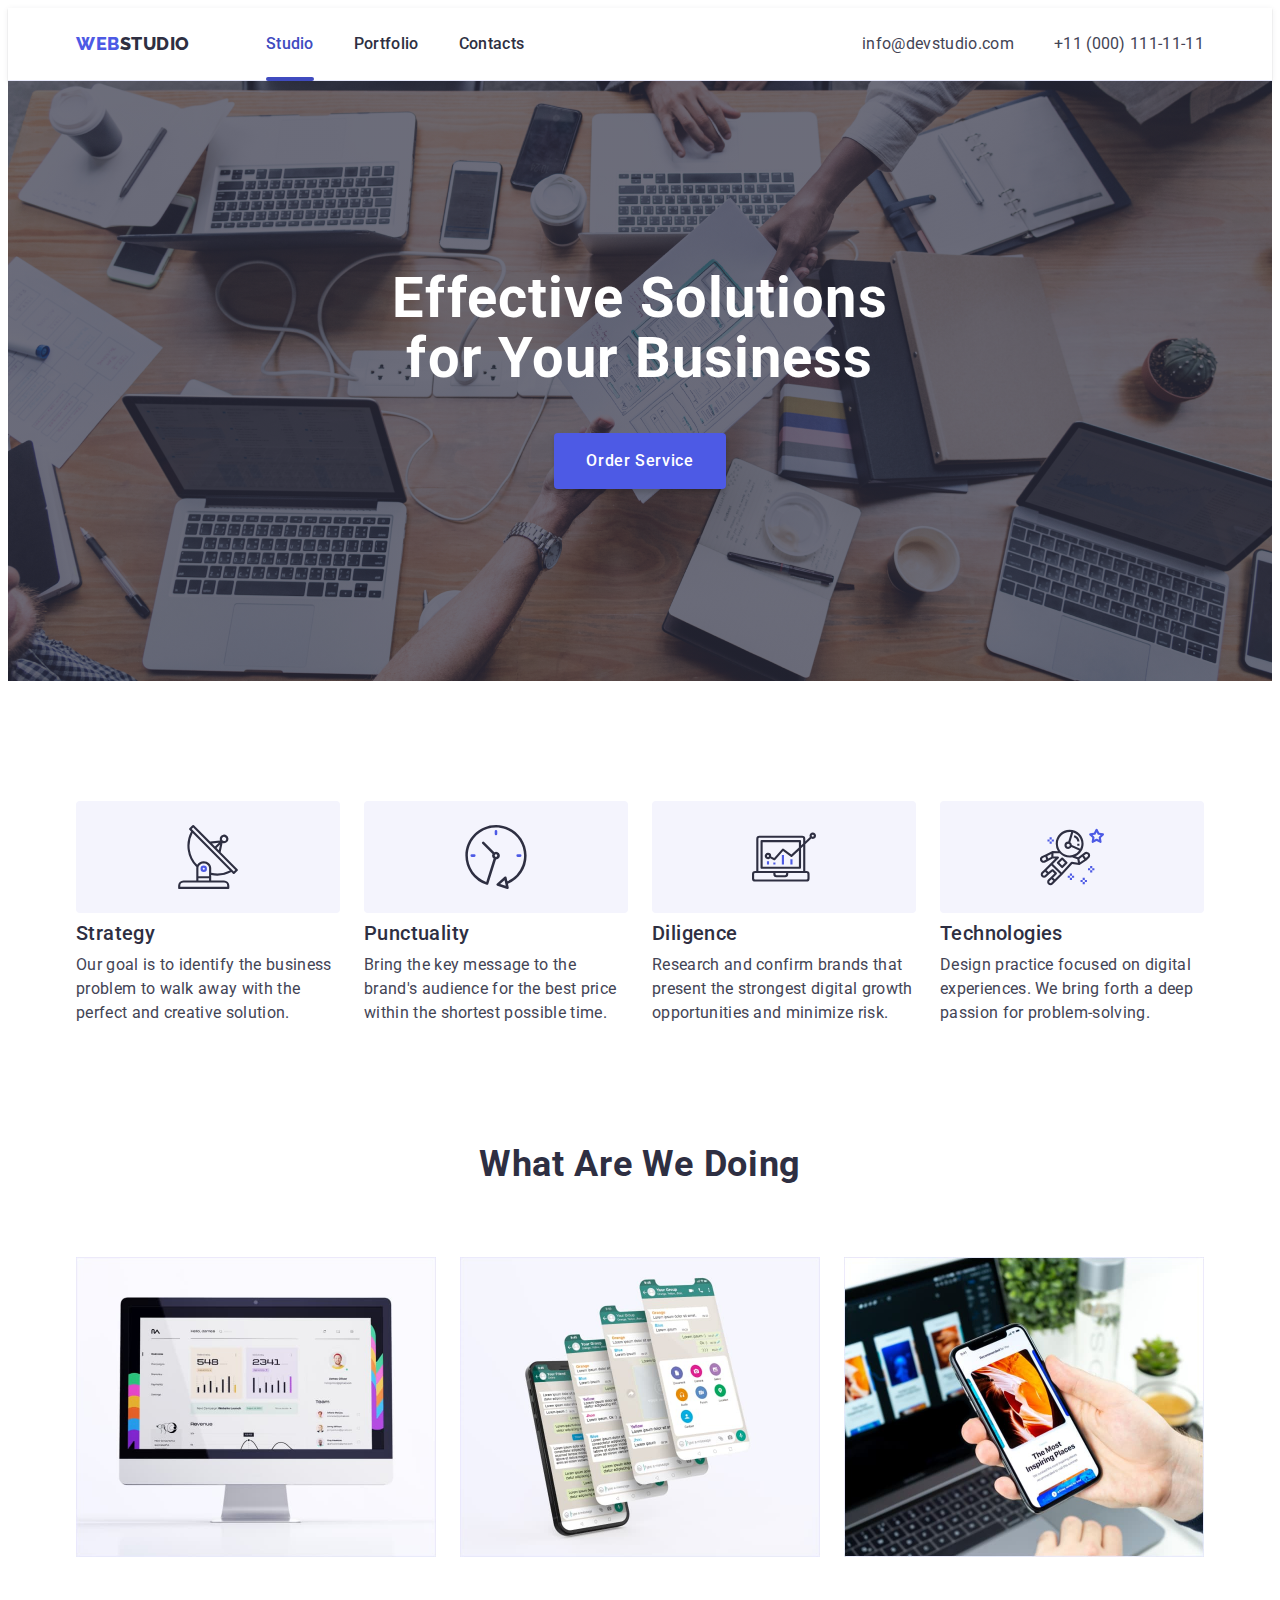
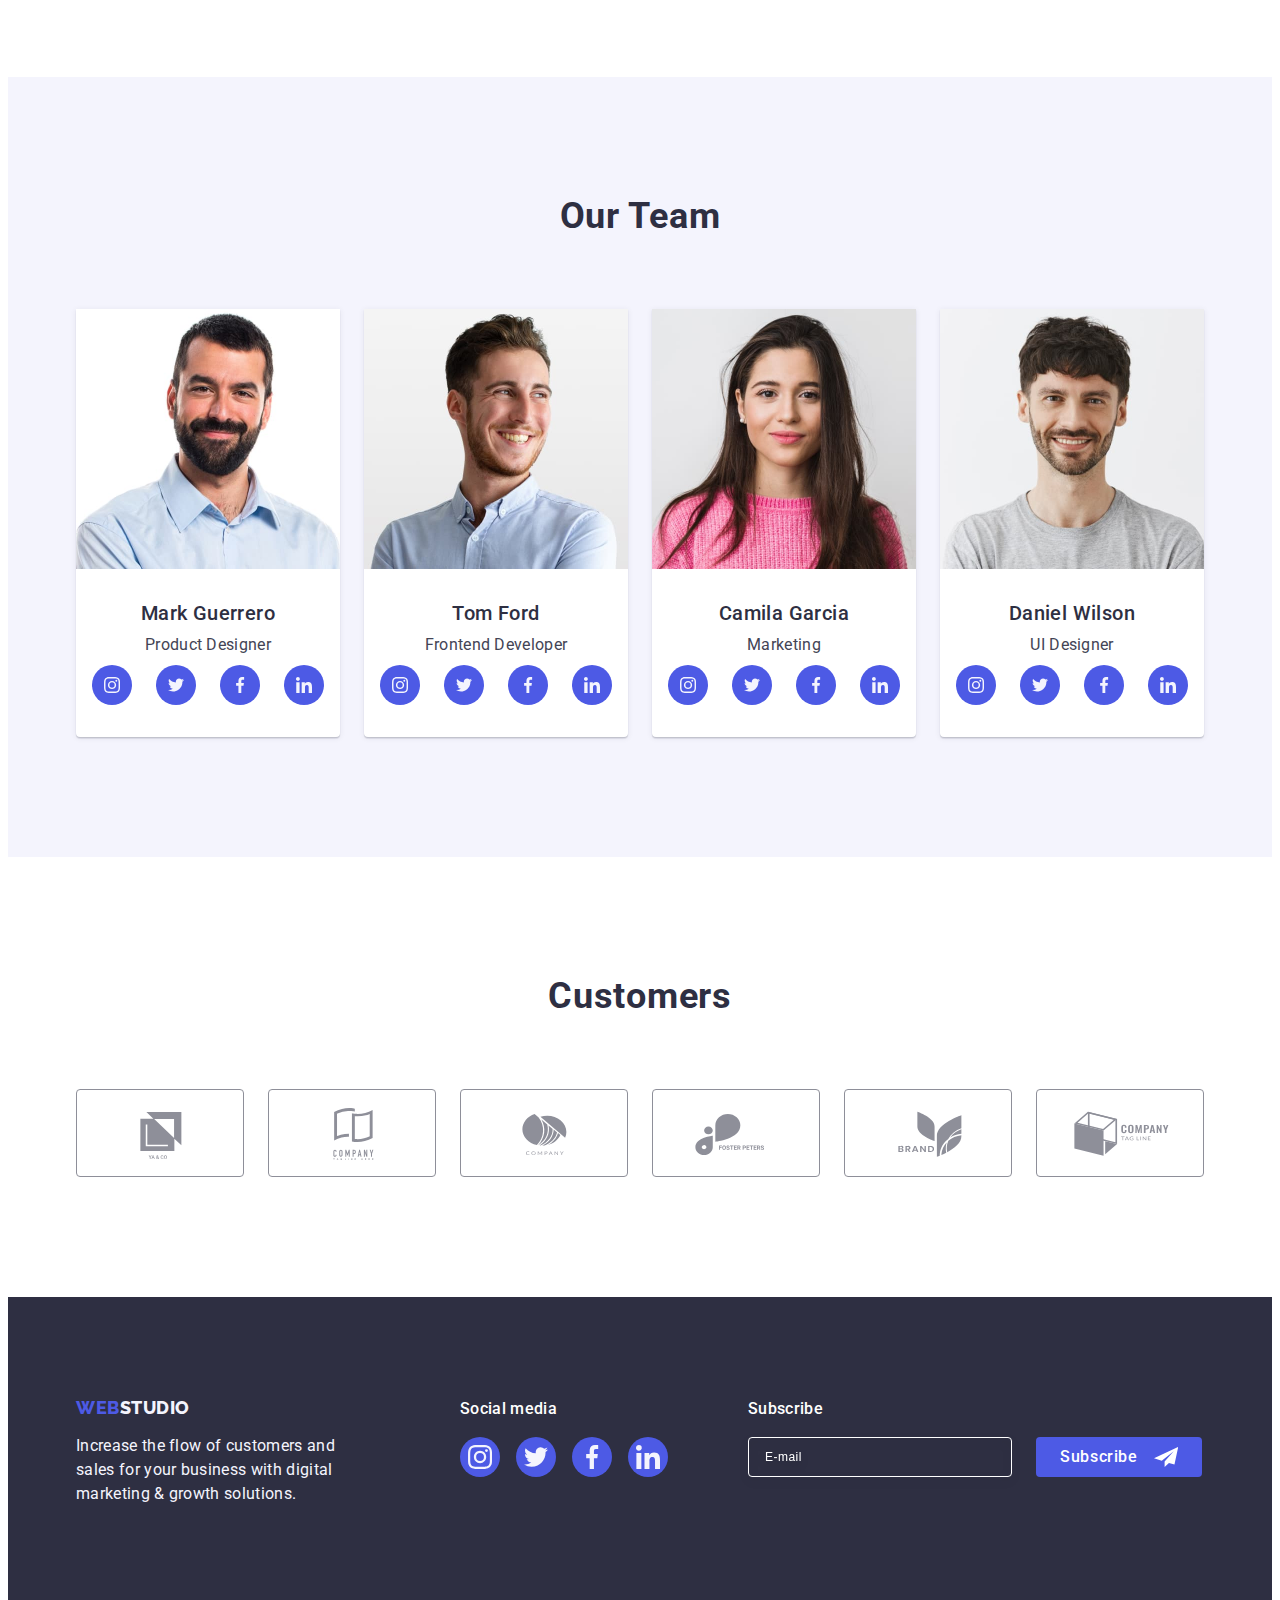
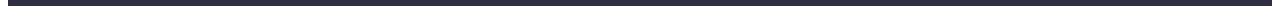
<file: index.html>
<!DOCTYPE html>
<html lang="en">
  <head>
    <meta charset="UTF-8" />
    <meta http-equiv="X-UA-Compatible" content="IE=edge" />
    <meta name="viewport" content="width=device-width, initial-scale=1.0" />
    <title>Effective Solutions for Your Business</title>
    <link rel="preconnect" href="https://fonts.googleapis.com" />
    <link rel="preconnect" href="https://fonts.gstatic.com" crossorigin />
    <link
      href="https://fonts.googleapis.com/css2?family=Raleway:wght@800&family=Roboto:wght@400;500;700;900&display=swap"
      rel="stylesheet"
    />
    <link
      rel="stylesheet"
      href="https://cdnjs.cloudflare.com/ajax/libs/modern-normalize/2.0.0/modern-normalize.min.css"
      integrity="sha512-4xo8blKMVCiXpTaLzQSLSw3KFOVPWhm/TRtuPVc4WG6kUgjH6J03IBuG7JZPkcWMxJ5huwaBpOpnwYElP/m6wg=="
      crossorigin="anonymous"
      referrerpolicy="no-referrer"
    />
    <link rel="stylesheet" href="./css/styles.css" />
  </head>
  <body>
    <header class="header">
      <div class="container header-container">
        <nav class="header-nav">
          <a class="logo link header-logo-container" href="./index.html"
            >Web<span class="header-logo-sekond-part link">Studio</span></a
          >
          <ul class="header-list list">
            <li class="header-item">
              <a class="header-item-link link current" href="./index.html"
                >Studio</a
              >
            </li>
            <li class="header-item">
              <a class="header-item-link link" href="./portfolio.html">
                Portfolio</a
              >
            </li>
            <li class="header-item">
              <a class="header-item-link link" href="">Contacts</a>
            </li>
          </ul>
        </nav>

        <address class="header-address">
          <ul class="header-address-list list">
            <li class="header-address-item">
              <a
                class="header-address-link link"
                href="mailto:info@devstudio.com"
                >info@devstudio.com</a
              >
            </li>
            <li class="header-address-item">
              <a class="header-address-link link" href="tel:+110001111111"
                >+11 (000) 111-11-11</a
              >
            </li>
          </ul>
        </address>
      </div>
    </header>

    <main>
      <!-- blok-hero -->
      <section class="hero hero-bg">
        <div class="container hero-container">
          <h1 class="hero-title">Effective Solutions for Your Business</h1>
          <button class="button" type="button" data-modal-open>
            Order Service
          </button>
        </div>
      </section>
      <!-- blok2-quality -->
      <section class="quality">
        <div class="container">
          <h2 hidden class="visually-hidden">features</h2>
          <ul class="icon-quality-list list">
            <li class="icon-quality-item">
              <div class="qualiti-icon-container">
                <svg class="icon-quality" width="64" height="64">
                  <use href="./images/icons.svg#icon-antenna-1"></use>
                </svg>
              </div>
            </li>
            <li class="icon-quality-item">
              <div class="qualiti-icon-container">
                <svg class="icon-quality" width="64" height="64">
                  <use href="./images/icons.svg#icon-clock-1"></use>
                </svg>
              </div>
            </li>
            <li class="icon-quality-item">
              <div class="qualiti-icon-container">
                <svg class="icon-quality" width="64" height="64">
                  <use href="./images/icons.svg#icon-diagram-1"></use>
                </svg>
              </div>
            </li>
            <li class="icon-quality-item">
              <div class="qualiti-icon-container">
                <svg class="icon-quality" width="64" height="64">
                  <use href="./images/icons.svg#icon-astronaut-1"></use>
                </svg>
              </div>
            </li>
          </ul>

          <ul class="quality-list list">
            <li class="quality-item">
              <h3 class="quality-title">Strategy</h3>
              <p class="quality-text">
                Our goal is to identify the business problem to walk away with
                the perfect and creative solution.
              </p>
            </li>
            <li class="quality-item">
              <h3 class="quality-title">Punctuality</h3>
              <p class="quality-text">
                Bring the key message to the brand's audience for the best price
                within the shortest possible time.
              </p>
            </li>
            <li class="quality-item">
              <h3 class="quality-title">Diligence</h3>
              <p class="quality-text">
                Research and confirm brands that present the strongest digital
                growth opportunities and minimize risk.
              </p>
            </li>
            <li class="quality-item">
              <h3 class="quality-title">Technologies</h3>
              <p class="quality-text">
                Design practice focused on digital experiences. We bring forth a
                deep passion for problem-solving.
              </p>
            </li>
          </ul>
        </div>
      </section>
      <!-- blok3-about-->
      <section class="about">
        <div class="container">
          <h2 class="about-title">What are we doing</h2>
          <ul class="about-list list">
            <li class="about-item">
              <img
                src="./images-squoosh/image.jpg"
                alt="a laptop with an image of a website page is shown"
                width="360"
                height="300"
              />
            </li>
            <li class="about-item">
              <img
                src="./images-squoosh/image-2.jpg"
                alt="ca phone with a picture of a messenger with correspondence"
                width="360"
                height="300"
              />
            </li>
            <li class="about-item">
              <img
                src="./images-squoosh/image-3.jpg"
                alt="a phone and a laptop in the background"
                width="360"
                height="300"
              />
            </li>
          </ul>
        </div>
      </section>

      <!-- blok3-team -->
      <section class="team">
        <div class="container">
          <h2 class="team-title-top">Our Team</h2>
          <ul class="team-list list">
            <li class="team-item">
              <img
                src="./images-squoosh/img4.jpg"
                alt="a man with a beard in a shirt"
                width="264"
                height="260"
              />
              <div class="team-title-text">
                <h3 class="team-title">Mark Guerrero</h3>
                <p class="team-text">Product Designer</p>
                <ul class="icon-team-list list">
                  <li class="icon-team-item">
                    <a href="" class="icon-team-link">
                      <svg class="icon-team" width="16" height="16">
                        <use href="./images/icons.svg#icon-instagram-2"></use>
                      </svg>
                    </a>
                  </li>
                  <li class="icon-team-item">
                    <a href="" class="icon-team-link">
                      <svg class="icon-team" width="16" height="16">
                        <use href="./images/icons.svg#icon-twitter-1"></use>
                      </svg>
                    </a>
                  </li>
                  <li class="icon-team-item">
                    <a href="" class="icon-team-link">
                      <svg class="icon-team" width="16" height="16">
                        <use href="./images/icons.svg#icon-facebook-1"></use>
                      </svg>
                    </a>
                  </li>
                  <li class="icon-team-item">
                    <a href="" class="icon-team-link">
                      <svg class="icon-team" width="16" height="16">
                        <use href="./images/icons.svg#icon-linkedin-1"></use>
                      </svg>
                    </a>
                  </li>
                </ul>
              </div>
            </li>
            <li class="team-item">
              <img
                src="./images-squoosh/img5.jpg"
                alt="a man in a shirt"
                width="264"
                height="260"
              />
              <div class="team-title-text">
                <h3 class="team-title">Tom Ford</h3>
                <p class="team-text">Frontend Developer</p>
                <ul class="icon-team-list list">
                  <li class="icon-team-item">
                    <a href="" class="icon-team-link">
                      <svg class="icon-team" width="16" height="16">
                        <use href="./images/icons.svg#icon-instagram-2"></use>
                      </svg>
                    </a>
                  </li>
                  <li class="icon-team-item">
                    <a href="" class="icon-team-link">
                      <svg class="icon-team" width="16" height="16">
                        <use href="./images/icons.svg#icon-twitter-1"></use>
                      </svg>
                    </a>
                  </li>
                  <li class="icon-team-item">
                    <a href="" class="icon-team-link">
                      <svg class="icon-team" width="16" height="16">
                        <use href="./images/icons.svg#icon-facebook-1"></use>
                      </svg>
                    </a>
                  </li>
                  <li class="icon-team-item">
                    <a href="" class="icon-team-link">
                      <svg class="icon-team" width="16" height="16">
                        <use href="./images/icons.svg#icon-linkedin-1"></use>
                      </svg>
                    </a>
                  </li>
                </ul>
              </div>
            </li>
            <li class="team-item">
              <img
                src="./images-squoosh/img6.jpg"
                alt="a girl in a pink blouse"
                width="264"
                height="260"
              />
              <div class="team-title-text">
                <h3 class="team-title">Camila Garcia</h3>
                <p class="team-text">Marketing</p>
                <ul class="icon-team-list list">
                  <li class="icon-team-item">
                    <a href="" class="icon-team-link">
                      <svg class="icon-team" width="16" height="16">
                        <use href="./images/icons.svg#icon-instagram-2"></use>
                      </svg>
                    </a>
                  </li>
                  <li class="icon-team-item">
                    <a href="" class="icon-team-link">
                      <svg class="icon-team" width="16" height="16">
                        <use href="./images/icons.svg#icon-twitter-1"></use>
                      </svg>
                    </a>
                  </li>
                  <li class="icon-team-item">
                    <a href="" class="icon-team-link">
                      <svg class="icon-team" width="16" height="16">
                        <use href="./images/icons.svg#icon-facebook-1"></use>
                      </svg>
                    </a>
                  </li>
                  <li class="icon-team-item">
                    <a href="" class="icon-team-link">
                      <svg class="icon-team" width="16" height="16">
                        <use href="./images/icons.svg#icon-linkedin-1"></use>
                      </svg>
                    </a>
                  </li>
                </ul>
              </div>
            </li>
            <li class="team-item">
              <img
                src="./images-squoosh/img7.jpg"
                alt="a man in a t-shirt"
                width="264"
                height="260"
              />

              <div class="team-title-text">
                <h3 class="team-title">Daniel Wilson</h3>
                <p class="team-text">UI Designer</p>
                <ul class="icon-team-list list">
                  <li class="icon-team-item">
                    <a href="" class="icon-team-link">
                      <svg class="icon-team" width="16" height="16">
                        <use href="./images/icons.svg#icon-instagram-2"></use>
                      </svg>
                    </a>
                  </li>
                  <li class="icon-team-item">
                    <a href="" class="icon-team-link">
                      <svg class="icon-team" width="16" height="16">
                        <use href="./images/icons.svg#icon-twitter-1"></use>
                      </svg>
                    </a>
                  </li>
                  <li class="icon-team-item">
                    <a href="" class="icon-team-link">
                      <svg class="icon-team" width="16" height="16">
                        <use href="./images/icons.svg#icon-facebook-1"></use>
                      </svg>
                    </a>
                  </li>
                  <li class="icon-team-item">
                    <a href="" class="icon-team-link">
                      <svg class="icon-team" width="16" height="16">
                        <use href="./images/icons.svg#icon-linkedin-1"></use>
                      </svg>
                    </a>
                  </li>
                </ul>
              </div>
            </li>
          </ul>
        </div>
      </section>

      <!-- Customers -->

      <section class="customers">
        <div class="container">
          <h2 class="customers-title">Customers</h2>
          <ul class="customers-list list">
            <li class="customers-item">
              <a href="" class="customers-link link">
                <svg class="customers-icon" width="104" height="56">
                  <use href="./images/icons.svg#icon-Logo"></use>
                </svg>
              </a>
            </li>
            <li class="customers-item">
              <a href="" class="customers-link link">
                <svg class="customers-icon" width="104" height="56">
                  <use href="./images/icons.svg#icon-Logo-1"></use>
                </svg>
              </a>
            </li>
            <li class="customers-item">
              <a href="" class="customers-link link">
                <svg class="customers-icon" width="104" height="56">
                  <use href="./images/icons.svg#icon-Logo-2"></use>
                </svg>
              </a>
            </li>
            <li class="customers-item">
              <a href="" class="customers-link link">
                <svg class="customers-icon" width="104" height="56">
                  <use href="./images/icons.svg#icon-Logo-3"></use>
                </svg>
              </a>
            </li>
            <li class="customers-item">
              <a href="" class="customers-link link">
                <svg class="customers-icon" width="104" height="56">
                  <use href="./images/icons.svg#icon-Logo-4"></use>
                </svg>
              </a>
            </li>
            <li class="customers-item">
              <a href="" class="customers-link link">
                <svg class="customers-icon" width="104" height="56">
                  <use href="./images/icons.svg#icon-Logo-5"></use>
                </svg>
              </a>
            </li>
          </ul>
        </div>
      </section>
    </main>
    <footer class="footer">
      <div class="container footer-container">
        <div class="footer-container-left">
          <a class="logo link logo-footer-container" href="./index.html"
            >Web<span class="footer-logo-sekond-part">Studio</span></a
          >
          <p class="footer-text">
            Increase the flow of customers and sales for your business with
            digital marketing & growth solutions.
          </p>
        </div>

        <div class="footer-container-right">
          <p class="social-media-text">Social media</p>

          <ul class="social-media-list list">
            <li class="social-media-item">
              <a href="" class="social-media-link">
                <svg class="social-media-icon" width="24" height="24">
                  <use href="./images/icons.svg#icon-instagram-2"></use>
                </svg>
              </a>
            </li>
            <li class="social-media-item">
              <a href="" class="social-media-link">
                <svg class="social-media-icon" width="24" height="24">
                  <use href="./images/icons.svg#icon-twitter-1"></use>
                </svg>
              </a>
            </li>
            <li class="social-media-item">
              <a href="" class="social-media-link">
                <svg class="social-media-icon" width="24" height="24">
                  <use href="./images/icons.svg#icon-facebook-1"></use>
                </svg>
              </a>
            </li>
            <li class="social-media-item">
              <a href="" class="social-media-link">
                <svg class="social-media-icon" width="24" height="24">
                  <use href="./images/icons.svg#icon-linkedin-1"></use>
                </svg>
              </a>
            </li>
          </ul>
        </div>
        <div class="footer-container-subscribe">
          <p class="social-media-title">Subscribe</p>
          <form class="footer-form">
            <label class="subscribe-label">
              <input
                class="footer-input"
                type="email"
                name="email"
                placeholder="E-mail"
                required
              pattern="[a-z0-9._%+-]+@[a-z0-9.-]+\.[a-z]{2,4}$"
              />
            </label>
            <button class="footer-form-btn" type="submit">
              Subscribe
              <svg class="subscribe-send-icon" width="24" height="24">
                <use href="./images/icons.svg#icon-icon-send"></use>
              </svg>
            </button>
          </form>
        </div>
      </div>
    </footer>
    <div class="backdrop is-hidden" data-modal>
      <div class="modal">
        <button class="close-modal-btn" type="button" data-modal-close>
          <svg class="modal-close-icon" width="8" height="8">
            <use href="./images/icons.svg#icon-close-black-18dp-2-1"></use>
          </svg>
        </button>
        <p class="modal-title">Leave your contacts and we will call you back</p>
        <form class="modal-form">
          <div class="modal-field">
            <label for="user-name" class="modal-label">Name</label>
            <div class="input-wrap">
              <input
                id="user-name"
                type="text"
                name="user-name"
                class="modal-input"
                placeholder=""
                required
              />
              <svg class="modal-icon" width="18" height="24">
                <use href="./images/icons.svg#icon-person-1"></use>
              </svg>
            </div>
          </div>
          <div class="modal-field">
            <label for="user-tel" class="modal-label">Phone</label>
            <div class="input-wrap">
            <input
              id="user-tel"
              type="tel"
              name="user-tel"
              class="modal-input"
              placeholder=""
              required
              pattern="[\+]\d{3}\s[\(]\d{2}[\)]\s\d{3}[\-]\d{2}[\-]\d{2}"
            />
            <svg class="modal-icon" width="18" height="24">
                <use href="./images/icons.svg#icon-phone-black-18dp-1-1"></use>
              </svg>
            </div>
          </div>
          <div class="modal-field">
              <label for="user-email" class="modal-label">Email</label>
              <div class="input-wrap"><input
                id="user-email"
                type="email"
                name="user-email"
                class="modal-input"
                placeholder=""
                required
                pattern="[a-z0-9._%+-]+@[a-z0-9.-]+\.[a-z]{2,4}$"
              />
               <svg class="modal-icon" width="18" height="24">
                <use href="./images/icons.svg#icon-email"></use>
              </svg>
            </div>
          </div>
          <div class="modal-field-textarea">
            <label for="user-comment" class="modal-label">Comment</label>
            <textarea
              name="user-comment"
              id="user-comment"
              class="modal-textarea"
              placeholder="Text input"
            ></textarea>
          </div>
          <div class="modal-check-container">
            <input
              type="checkbox"
              class="modal-check visually-hidden"
              id="user-privacy"
              name="user-privacy"
              value="true"
              
            />
            <label  for="user-privacy" class="check-text">
            <span class="check-icon-span">
               <svg class="modal-check" width="10" height="8">
                <use href="./images/icons.svg#icon-check"></use>
              </svg>
            </span>
               I accept the terms and conditions of the&nbsp;
              <a class="checkbox-link" href="">Privacy Policy</a></label>
          </div>
          <button type="submit" class="modal-submit-btn">Send</button>
        </form>
      </div>
    </div>
    <script src="./js/modal.js"></script>
  </body>
</html>
</file>
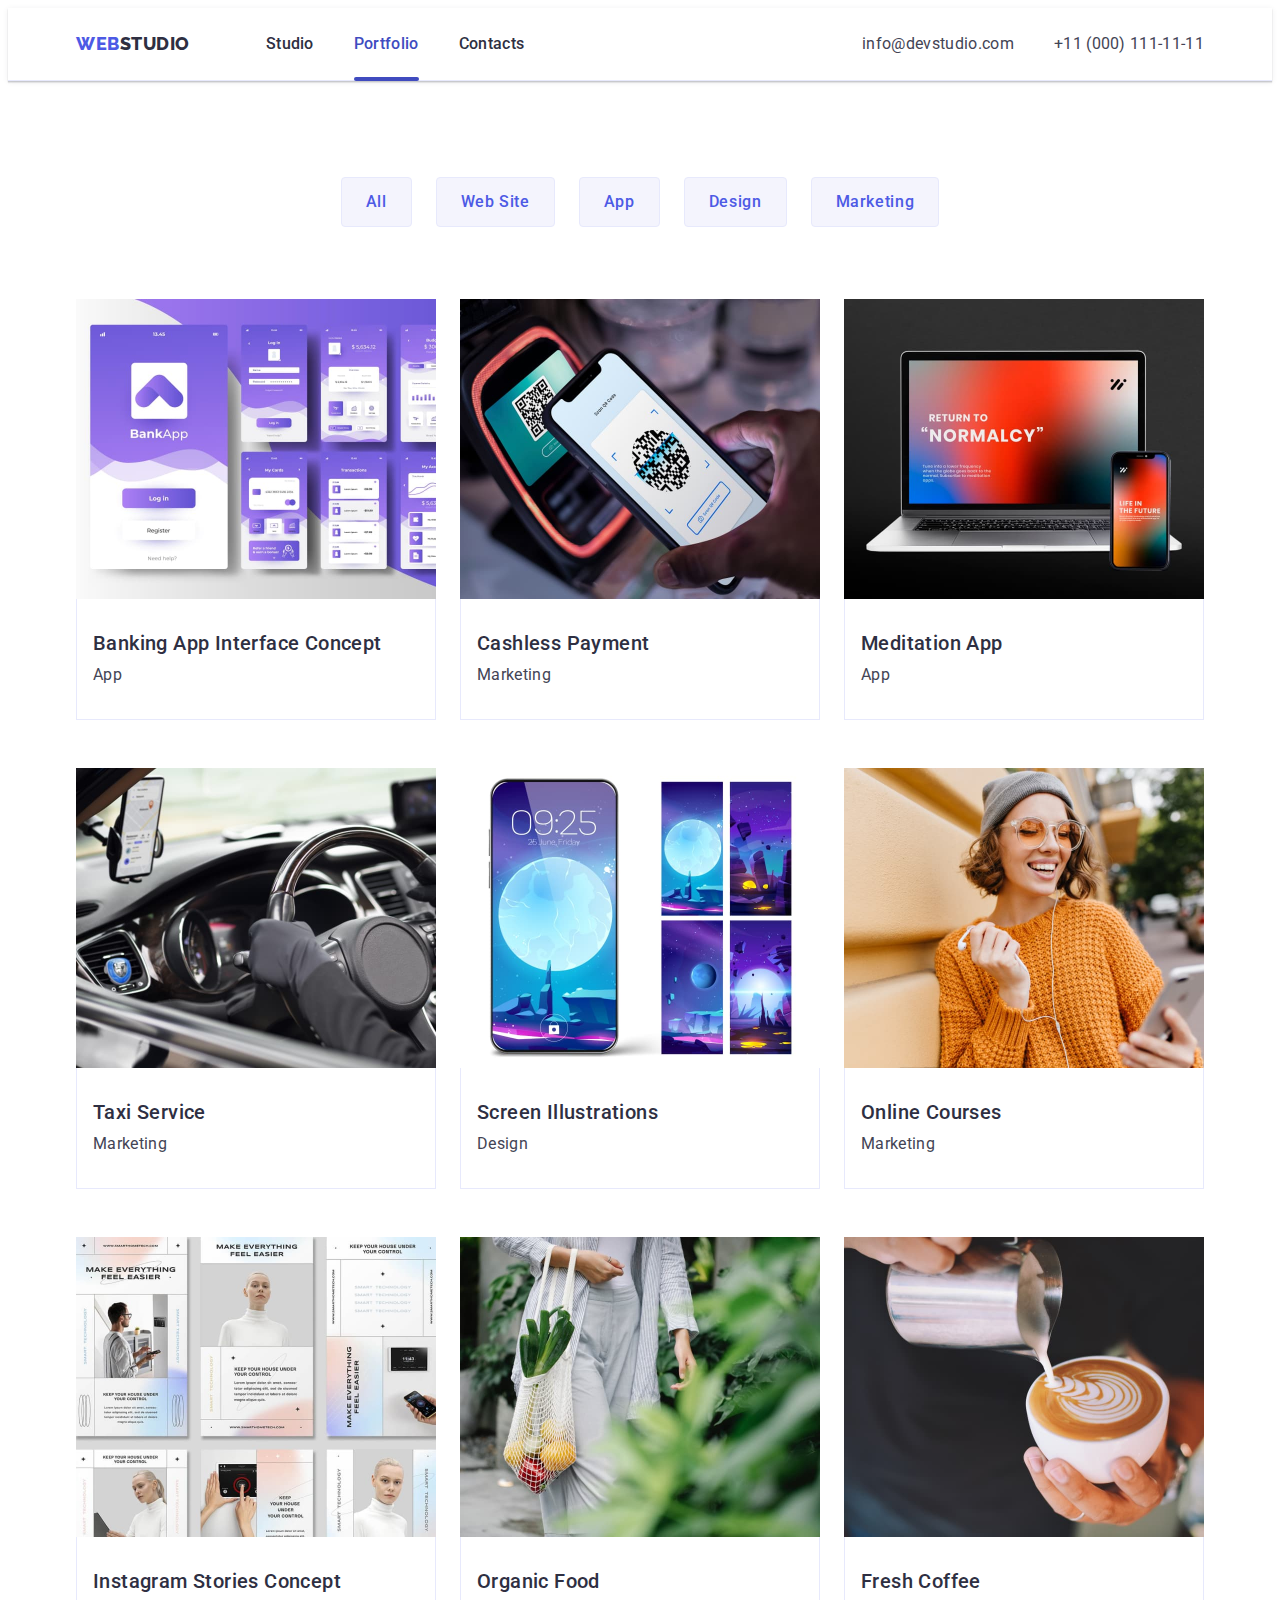
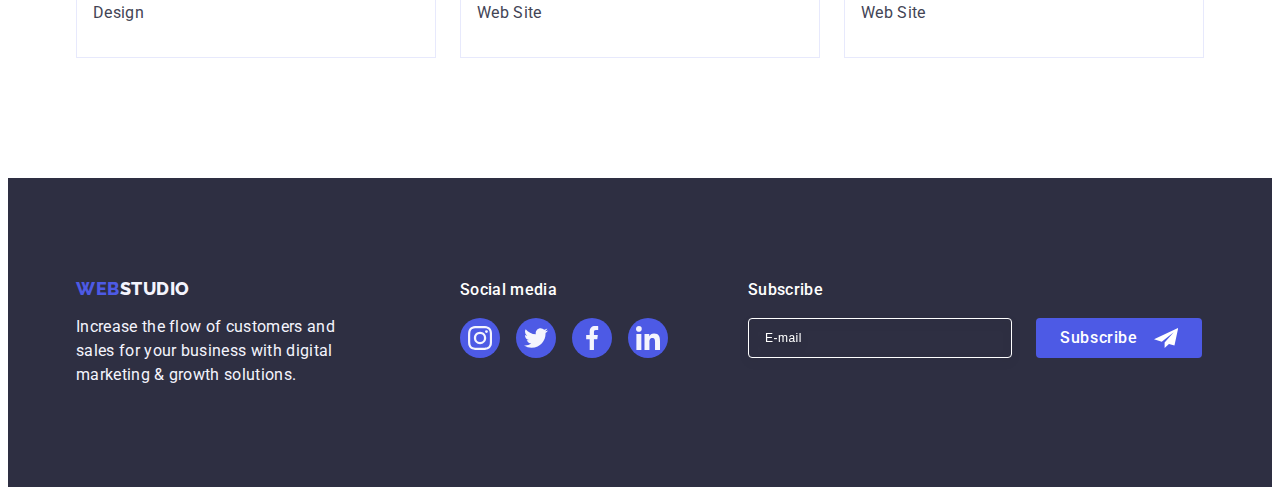
<file: portfolio.html>
<!DOCTYPE html>
<html lang="en">
  <head>
    <meta charset="UTF-8" />
    <meta http-equiv="X-UA-Compatible" content="IE=edge" />
    <meta name="viewport" content="width=device-width, initial-scale=1.0" />
    <title>Portfolio</title>
    <link rel="preconnect" href="https://fonts.googleapis.com" />
    <link rel="preconnect" href="https://fonts.gstatic.com" crossorigin />
    <link
      href="https://fonts.googleapis.com/css2?family=Raleway:wght@800&family=Roboto:wght@400;500;700;900&display=swap"
      rel="stylesheet"
    />
    <link
      rel="stylesheet"
      href="https://cdnjs.cloudflare.com/ajax/libs/modern-normalize/2.0.0/modern-normalize.min.css"
      integrity="sha512-4xo8blKMVCiXpTaLzQSLSw3KFOVPWhm/TRtuPVc4WG6kUgjH6J03IBuG7JZPkcWMxJ5huwaBpOpnwYElP/m6wg=="
      crossorigin="anonymous"
      referrerpolicy="no-referrer"
    />
    <link rel="stylesheet" href="./css/styles.css" />
  </head>
  <body>
    <header class="header">
      <div class="container header-container">
        <nav class="header-nav">
          <a class="logo link header-logo-container" href="./index.html"
            >Web<span class="header-logo-sekond-part link">Studio</span></a
          >
          <ul class="header-list list">
            <li class="header-item">
              <a class="header-item-link link" href="./index.html">Studio</a>
            </li>
            <li class="header-item">
              <a class="header-item-link link current" href="./portfolio.html">
                Portfolio</a
              >
            </li>
            <li class="header-item">
              <a class="header-item-link link" href="">Contacts</a>
            </li>
          </ul>
        </nav>

        <address class="header-address">
          <ul class="header-address-list list">
            <li class="header-address-item">
              <a
                class="header-address-link link"
                href="mailto:info@devstudio.com"
                >info@devstudio.com</a
              >
            </li>
            <li class="header-address-item">
              <a class="header-address-link link" href="tel:+110001111111"
                >+11 (000) 111-11-11</a
              >
            </li>
          </ul>
        </address>
      </div>
    </header>
    <main>
      <!-- portfolio-hero -->
      <section class="portfolio-hero">
        <div class="container">
          <h1 hidden class="visually-hidden">portfolio buttons navigation</h1>
          <ul class="portfolio-hero-list list">
            <li class="portfolio-hero-item link">
              <button class="portfolio-hero-btn" type="button">All</button>
            </li>
            <li class="portfolio-hero-item link">
              <button class="portfolio-hero-btn" type="button">Web Site</button>
            </li>
            <li class="portfolio-hero-item link">
              <button class="portfolio-hero-btn" type="button">App</button>
            </li>
            <li class="portfolio-hero-item link">
              <button class="portfolio-hero-btn" type="button">Design</button>
            </li>
            <li class="portfolio-hero-item link">
              <button class="portfolio-hero-btn" type="button">
                Marketing
              </button>
            </li>
          </ul>

          <ul class="portfolio-about-list list">
            <li class="portfolio-about-item link">
              <a class="portfolio-about-link link" href="">
                <div class="backdrop-container">
                  <img
                    class="about-item-img"
                    src="./images/img1.jpg"
                    alt="bank application"
                    width="360"
                  />
                  <p class="overlay">
                    14 Stylish and User-Friendly App Design Concepts · Task
                    Manager App · Calorie Tracker App · Exotic Fruit Ecommerce
                    App · Cloud Storage App
                  </p>
                </div>
                <div class="portfolio-title-text">
                  <h2 class="portfolio-about-title">
                    Banking App Interface Concept
                  </h2>
                  <p class="portfolio-about-text">App</p>
                </div></a
              >
            </li>
            <li class="portfolio-about-item link">
              <a class="portfolio-about-link link" href=""
                ><div class="backdrop-container">
                  <img
                    class="about-item-img"
                    src="./images/img2.jpg"
                    alt="the phone scans the qr code"
                    width="360"
                  />
                  <p class="overlay">
                    14 Stylish and User-Friendly App Design Concepts · Task
                    Manager App · Calorie Tracker App · Exotic Fruit Ecommerce
                    App · Cloud Storage App
                  </p>
                </div>
                <div class="portfolio-title-text">
                  <h2 class="portfolio-about-title">Cashless Payment</h2>
                  <p class="portfolio-about-text">Marketing</p>
                </div></a
              >
            </li>
            <li class="portfolio-about-item link">
              <a class="portfolio-about-link link" href="">
                <div class="backdrop-container">
                  <img
                    class="about-item-img"
                    src="./images/img3.jpg"
                    alt="phone and laptop"
                    width="360"
                  />
                  <p class="overlay">
                    14 Stylish and User-Friendly App Design Concepts · Task
                    Manager App · Calorie Tracker App · Exotic Fruit Ecommerce
                    App · Cloud Storage App
                  </p>
                </div>
                <div class="portfolio-title-text">
                  <h2 class="portfolio-about-title">Meditation App</h2>
                  <p class="portfolio-about-text">App</p>
                </div></a
              >
            </li>
            <li class="portfolio-about-item link">
              <a class="portfolio-about-link link" href="">
                <div class="backdrop-container">
                  <img
                    class="about-item-img"
                    src="./images/img4.jpg"
                    alt="hands on the steering wheel of the car"
                    width="360"
                  />
                  <p class="overlay">
                    14 Stylish and User-Friendly App Design Concepts · Task
                    Manager App · Calorie Tracker App · Exotic Fruit Ecommerce
                    App · Cloud Storage App
                  </p>
                </div>
                <div class="portfolio-title-text">
                  <h2 class="portfolio-about-title">Taxi Service</h2>
                  <p class="portfolio-about-text">Marketing</p>
                </div></a
              >
            </li>
            <li class="portfolio-about-item link">
              <a class="portfolio-about-link link" href="">
                <div class="backdrop-container">
                  <img
                    class="about-item-img"
                    src="./images/img5.jpg"
                    alt="phone"
                    width="360"
                  />
                  <p class="overlay">
                    14 Stylish and User-Friendly App Design Concepts · Task
                    Manager App · Calorie Tracker App · Exotic Fruit Ecommerce
                    App · Cloud Storage App
                  </p>
                </div>
                <div class="portfolio-title-text">
                  <h2 class="portfolio-about-title">Screen Illustrations</h2>
                  <p class="portfolio-about-text">Design</p>
                </div></a
              >
            </li>
            <li class="portfolio-about-item link">
              <a class="portfolio-about-link link" href="">
                <div class="backdrop-container">
                  <img
                    class="about-item-img"
                    src="./images/img6.jpg"
                    alt="girl with phone"
                    width="360"
                  />
                  <p class="overlay">
                    14 Stylish and User-Friendly App Design Concepts · Task
                    Manager App · Calorie Tracker App · Exotic Fruit Ecommerce
                    App · Cloud Storage App
                  </p>
                </div>
                <div class="portfolio-title-text">
                  <h2 class="portfolio-about-title">Online Courses</h2>
                  <p class="portfolio-about-text">Marketing</p>
                </div></a
              >
            </li>
            <li class="portfolio-about-item link">
              <a class="portfolio-about-link link" href="">
                <div class="backdrop-container">
                  <img
                    class="about-item-img"
                    src="./images/img7.jpg"
                    alt="instagram stories"
                    width="360"
                  />
                  <p class="overlay">
                    14 Stylish and User-Friendly App Design Concepts · Task
                    Manager App · Calorie Tracker App · Exotic Fruit Ecommerce
                    App · Cloud Storage App
                  </p>
                </div>
                <div class="portfolio-title-text">
                  <h2 class="portfolio-about-title">
                    Instagram Stories Concept
                  </h2>
                  <p class="portfolio-about-text">Design</p>
                </div></a
              >
            </li>
            <li class="portfolio-about-item link">
              <a class="portfolio-about-link link" href="">
                <div class="backdrop-container">
                  <img
                    class="about-item-img"
                    src="./images/img8.jpg"
                    alt="a bag of food"
                    width="360"
                  />
                  <p class="overlay">
                    14 Stylish and User-Friendly App Design Concepts · Task
                    Manager App · Calorie Tracker App · Exotic Fruit Ecommerce
                    App · Cloud Storage App
                  </p>
                </div>
                <div class="portfolio-title-text">
                  <h2 class="portfolio-about-title">Organic Food</h2>
                  <p class="portfolio-about-text">Web Site</p>
                </div></a
              >
            </li>
            <li class="portfolio-about-item link">
              <a class="portfolio-about-link link" href="">
                <div class="backdrop-container">
                  <img
                    class="about-item-img"
                    src="./images/img9.jpg"
                    alt="coffee"
                    width="360"
                  />
                  <p class="overlay">
                    14 Stylish and User-Friendly App Design Concepts · Task
                    Manager App · Calorie Tracker App · Exotic Fruit Ecommerce
                    App · Cloud Storage App
                  </p>
                </div>
                <div class="portfolio-title-text">
                  <h2 class="portfolio-about-title">Fresh Coffee</h2>
                  <p class="portfolio-about-text">Web Site</p>
                </div></a
              >
            </li>
          </ul>
        </div>
      </section>
    </main>
    <footer class="footer">
      <div class="container footer-container">
        <div class="footer-container-left">
          <a class="logo link logo-footer-container" href="./index.html"
            >Web<span class="footer-logo-sekond-part">Studio</span></a
          >

          <p class="footer-text">
            Increase the flow of customers and sales for your business with
            digital marketing & growth solutions.
          </p>
        </div>
        <div class="footer-container-right">
          <p class="social-media-text">Social media</p>

          <ul class="social-media-list list">
            <li class="social-media-item">
              <a href="" class="social-media-link">
                <svg class="social-media-icon" width="24" height="24">
                  <use href="./images/icons.svg#icon-instagram-2"></use>
                </svg>
              </a>
            </li>
            <li class="social-media-item">
              <a href="" class="social-media-link">
                <svg class="social-media-icon" width="24" height="24">
                  <use href="./images/icons.svg#icon-twitter-1"></use>
                </svg>
              </a>
            </li>
            <li class="social-media-item">
              <a href="" class="social-media-link">
                <svg class="social-media-icon" width="24" height="24">
                  <use href="./images/icons.svg#icon-facebook-1"></use>
                </svg>
              </a>
            </li>
            <li class="social-media-item">
              <a href="" class="social-media-link">
                <svg class="social-media-icon" width="24" height="24">
                  <use href="./images/icons.svg#icon-linkedin-1"></use>
                </svg>
              </a>
            </li>
          </ul>
        </div>
         <div class="footer-container-subscribe">
          <p class="social-media-title">Subscribe</p>
          <form class="footer-form">
            <label class="subscribe-label">
              <input
                class="footer-input"
                type="email"
                name="email"
                placeholder="E-mail"
                required
              pattern="[a-z0-9._%+-]+@[a-z0-9.-]+\.[a-z]{2,4}$"
              />
            </label>
            <button class="footer-form-btn" type="submit">
              Subscribe
              <svg class="subscribe-send-icon" width="24" height="24">
                <use href="./images/icons.svg#icon-icon-send"></use>
              </svg>
            </button>
          </form>
        </div>
      </div>
    </footer>
  </body>
</html>
</file>
<file: css/styles.css>
:root {
  --first-btn-and-link-color: #4d5ae5;
  --second-btn-and-link-color: #404bbf;
  --title-color: #2e2f42;
  --text-color: #434455;
  --transition-dur-and-func: 250ms cubic-bezier(0.4, 0, 0.2, 1);
  --color-white: #ffffff;
}

body {
  font-family: "Roboto", sans-serif;
  color: #434455;
  background: var(--color-white);
}

p,
h1,
h2,
h3,
h4,
h5 {
  margin: 0;
}
ol,
ul {
  padding: 0;
  margin: 0;
}

img {
  display: block;
  max-width: 100%;
  height: auto;
}

button {
  cursor: pointer;
}

.container {
  width: 1158px;
  padding-right: 15px;
  padding-left: 15px;
  margin: 0 auto;
}

/* header */
.header {
  display: flex;
  margin: 0 auto;
}
.list {
  list-style: none;
}
.link {
  text-decoration: none;
}

.header {
  border-bottom: 1px solid #e7e9fc;
  box-shadow: 0px 2px 1px rgba(46, 47, 66, 0.08),
    0px 1px 1px rgba(46, 47, 66, 0.16), 0px 1px 6px rgba(46, 47, 66, 0.08);
}
.header-container {
  display: flex;
  align-items: center;
}
.header-nav {
  display: flex;
  /* align-items: center; */
}

.logo {
  font-family: "Raleway", sans-serif;

  font-weight: 800;
  font-size: 18px;
  line-height: 1.17;

  display: flex;
  align-items: center;
  letter-spacing: 0.03em;
  text-transform: uppercase;

  color: #4d5ae5;
}
.header-logo-container {
  padding-top: 24px;
  padding-bottom: 24px;
  margin-right: 76px;
}
.header-logo-sekond-part {
  font-family: "Raleway", sans-serif;

  font-weight: 800;
  font-size: 18px;
  line-height: 1.17;

  display: flex;
  align-items: center;
  letter-spacing: 0.03em;
  text-transform: uppercase;

  color: var(--title-color);
}

.header-list {
  display: flex;
  gap: 40px;
}

.header-item-link {
  font-weight: 500;
  font-size: 16px;
  line-height: 1.5;

  letter-spacing: 0.02em;

  color: var(--title-color);
  display: block;
  position: relative;
  padding-top: 24px;
  padding-bottom: 24px;
  transition: color var(--transition-dur-and-func);
}
.header-item-link:active,
.header-item-link:hover,
.header-item-link:focus,
.header-item .current {
  color: var(--second-btn-and-link-color);
}
.header-item .current::after {
  content: "";
  position: absolute;
  width: 100%;
  height: 4px;
  left: 0;
  bottom: -1px;
  border-radius: 2px;
  background-color: var(--second-btn-and-link-color);
}
.header-address {
  font-style: normal;
  margin-left: auto;
}

.header-address-list {
  display: flex;
  gap: 40px;
}

.header-address-link {
  font-style: normal;
  font-weight: 400;
  font-size: 16px;
  line-height: 1.5;

  letter-spacing: 0.02em;

  color: var(--text-color);
  display: block;
  padding-top: 24px;
  padding-bottom: 24px;
  transition: color var(--transition-dur-and-func);
}

.header-address-link:active,
.header-address-link:focus,
.header-address-link:hover {
  color: var(--second-btn-and-link-color);
}
/* main */
/* hero */
.hero {
  background: var(--title-color);
  padding-top: 188px;
  padding-bottom: 188px;
}
.hero-bg {
  background-image: linear-gradient(
      rgba(46, 47, 66, 0.7),
      rgba(46, 47, 66, 0.7)
    ),
    url(..//images/bg-img/imgbg.jpg);

  max-width: 1440px;
  height: 600px;
  margin: 0 auto;
  background-repeat: no-repeat;
  background-position: center;

  background-size: cover;
}
.hero-container {
  display: flex;
  margin: 0 auto;
  flex-direction: column;
  align-items: center;
}
.hero-title {
  font-size: 56px;
  line-height: 1.07;

  text-align: center;
  letter-spacing: 0.02em;

  color: var(--color-white);
  margin-bottom: 44px;
  /* width: 496px; */
  max-width: 496px;
}

.button {
  font-family: "Roboto", sans-serif;

  font-weight: 500;
  font-size: 16px;
  line-height: 1.5;

  display: flex;
  margin: 0 auto;
  letter-spacing: 0.04em;

  color: var(--color-white);
  background-color: var(--first-btn-and-link-color);
  box-shadow: 0px 4px 4px rgba(0, 0, 0, 0.15);
  border-radius: 4px;
  display: block;
  min-width: 169px;
  height: 56px;
  border: none;
  padding: 16px 32px 16px 32px;
  transition: background-color 250ms cubic-bezier(0.4, 0, 0.2, 1);
}

.button:hover,
.button:focus {
  background-color: var(--second-btn-and-link-color);
  box-shadow: 0px 4px 4px rgba(0, 0, 0, 0.15);
  border-radius: 4px;
}

/* blok2-qualiti */

.visually-hidden {
  position: absolute;
  width: 1px;
  height: 1px;
  margin: -1px;
  border: 0;
  padding: 0;

  white-space: nowrap;
  clip-path: inset(100%);
  clip: rect(0 0 0 0);
  overflow: hidden;
}

.quality {
  padding-top: 120px;
  padding-bottom: 120px;
}
.icon-quality-list {
  display: flex;
  gap: 24px;
}

.qualiti-icon-container {
  height: 112px;
  width: 264px;
  border-radius: 4px;
  background: #f4f4fd;
  padding: 24px 100px;
  display: flex;
  align-items: center;
  justify-content: center;
  margin-bottom: 8px;
}
.icon {
  display: inline-block;
  width: 1em;
  height: 1em;
  stroke-width: 0;
  stroke: currentColor;
  fill: currentColor;
}

.quality-list {
  display: flex;
  gap: 24px;
  margin: 0 auto;
}

.quality-title {
  font-weight: 500;
  font-size: 20px;
  line-height: 1.2;

  letter-spacing: 0.02em;

  color: var(--title-color);

  margin-bottom: 8px;
}
.quality-text {
  font-size: 16px;
  line-height: 1.5;

  letter-spacing: 0.02em;

  color: var(--text-color);
}
.quality-item {
  width: 264px;
}

/* blok3-about */
.about {
  padding-bottom: 120px;
}
.about-title {
  font-size: 36px;
  line-height: 1.11;

  text-align: center;
  letter-spacing: 0.02em;
  text-transform: capitalize;

  color: var(--title-color);
  margin-bottom: 72px;
}
.about-list {
  display: flex;
  gap: 24px;
  /* margin: 0 auto; */
}
.about-item {
  width: calc((100% - 48) / 3);
}
/*  blok3-team  */

.team {
  background: #f4f4fd;
  padding-top: 120px;
  padding-bottom: 120px;
}
.team-list {
  display: flex;
  gap: 24px;
}
.team-title-top {
  font-size: 36px;
  line-height: 1.11;

  /* border-radius: 0px 0px 4px 4px; */
  text-align: center;
  letter-spacing: 0.02em;
  text-transform: capitalize;

  color: var(--title-color);
  margin-bottom: 72px;
}
.team-title {
  font-weight: 500;
  font-size: 20px;
  line-height: 1.2;

  text-align: center;
  letter-spacing: 0.02em;

  color: var(--title-color);
  margin-bottom: 8px;
}
.team-item {
  background: var(--color-white);
  box-shadow: 0px 1px 6px rgba(46, 47, 66, 0.08),
    0px 1px 1px rgba(46, 47, 66, 0.16), 0px 2px 1px rgba(46, 47, 66, 0.08);
  border-radius: 0px 0px 4px 4px;
  width: calc((100% - 72) / 4);
}

.team-text {
  font-size: 16px;
  line-height: 1.5;

  text-align: center;
  letter-spacing: 0.02em;

  color: var(--text-color);
  margin-bottom: 8px;
}

.team-title-text {
  padding: 32px 16px 32px 16px;
}

.icon-team-list {
  display: flex;
  justify-content: center;
  gap: 24px;
}

.icon-team-item {
  height: 40px;
  width: 40px;
}
.icon-team-link {
  display: flex;
  justify-content: center;
  align-items: center;
  height: 100%;
  width: 100%;

  border-radius: 50%;
  background-color: var(--first-btn-and-link-color);
  padding: 12px;
  transition: background-color var(--transition-dur-and-func);
}

.icon-team-link:hover,
.icon-team-link:focus {
  background: var(--second-btn-and-link-color);
}
.icon-team {
  width: 16px;
  height: 16px;
  fill: #f4f4fd;
}

/* Customers */

.customers {
  padding: 120px 0;
}

.customers-title {
  font-weight: 700;
  font-size: 36px;
  line-height: 1.11;

  text-align: center;
  letter-spacing: 0.02em;
  text-transform: capitalize;

  color: var(--title-color);
  margin-bottom: 72px;
}
.customers-list {
  display: flex;
  justify-content: center;
  align-items: center;
  gap: 24px;
}

.customers-item {
  height: 88px;
  width: calc((100% - 120px) / 6);
}

.customers-link {
  width: 100%;
  height: 100%;
  display: flex;
  justify-content: center;
  align-items: center;

  border: 1px solid #8e8f99;
  border-radius: 4px;
  color: #8e8f99;
  transition: color var(--transition-dur-and-func),
    border-color var(--transition-dur-and-func);
}
.customers-link:hover,
.customers-link:focus {
  border-color: 1px solid var(--second-btn-and-link-color);
  color: var(--second-btn-and-link-color);
}

.customers-icon {
  fill: currentColor;
}
/* footer */

.footer {
  background: var(--title-color);
  padding-top: 100px;
  padding-bottom: 100px;
  display: flex;
}
.footer-container {
  display: flex;
  align-items: baseline;
}

.footer-container-left {
  margin-right: 120px;
}

.logo-footer-container {
  margin-bottom: 16px;
  display: inline-block;
}

.footer-logo-sekond-part {
  font-family: "Raleway", sans-serif;
  font-weight: 800;
  font-size: 18px;
  line-height: 1.17;

  display: flex;
  align-items: center;
  letter-spacing: 0.03em;
  text-transform: uppercase;

  color: #f4f4fd;
  display: inline-block;
}

.footer-text {
  font-size: 16px;
  line-height: 1.5;
  width: 264px;
  letter-spacing: 0.02em;

  color: #f4f4fd;
}

.social-media-text {
  font-weight: 500;
  font-size: 16px;
  line-height: 1.5;

  letter-spacing: 0.02em;

  color: var(--color-white);
  margin-bottom: 16px;
}
.social-media-list {
  display: flex;
  gap: 16px;
}
.social-media-item {
  height: 40px;
  width: 40px;
}
.social-media-link {
  display: flex;
  align-items: center;
  justify-content: center;
  width: 100%;
  height: 100%;
  border-radius: 50%;

  background: var(--first-btn-and-link-color);
  padding: 8px;
  transition: background-color var(--transition-dur-and-func);
}

.social-media-link:hover,
.social-media-link:focus {
  background: #31d0aa;
}
.social-media-icon {
  fill: #f4f4fd;
}
.footer-container-subscribe {
  margin-left: 80px;
}
.social-media-title {
  font-weight: 500;
  font-size: 16px;
  line-height: 1.5;

  letter-spacing: 0.02em;

  color: var(--color-white);
  margin-bottom: 16px;
}
.footer-input {
  height: 40px;
  width: 264px;

  border: 1px solid #ffffff;
  filter: drop-shadow(0px 4px 4px rgba(0, 0, 0, 0.15));
  border-radius: 4px;
  background-color: transparent;
  font-size: 12px;
  line-height: 1.5;
  letter-spacing: 0.04em;
  padding: 8px 16px;
  color: #ffffff;
}
.footer-input::placeholder {
  font-weight: 400;
  font-size: 12px;
  line-height: 2;

  display: flex;
  align-items: center;
  letter-spacing: 0.04em;

  color: #ffffff;
}
.footer-form-btn {
  height: 40px;
  min-width: 165px;

  border-radius: 4px;
  padding: 8px 24px 8px 24px;
  background: #4d5ae5;
  border-radius: 4px;
  font-family: "Roboto", sans-serif;
  font-style: normal;
  font-weight: 500;
  font-size: 16px;
  line-height: 1.5;
  color: var(--color-white);

  display: flex;
  align-items: center;
  text-align: center;
  justify-content: center;
  letter-spacing: 0.04em;
  
  border: none;
}
.footer-form {
  display: flex;
  justify-content: start;
  align-items: center;
  gap: 24px;
}
.footer-form:first-child {
  gap: 0px;}

  .subscribe-send-icon {
    margin-left: 16px;
  }

/* modal-window */
.backdrop {
  position: fixed;
  top: 0;
  left: 0;
  width: 100%;
  height: 100%;
  z-index: 100;
  background: rgba(46, 47, 66, 0.4);
  transition: opacity var(--transition-dur-and-func),
    visibility var(--transition-dur-and-func);
}
.backdrop.is-hidden {
  opacity: 0;
  visibility: hidden;
  pointer-events: none;
}
.modal {
 position: absolute;
  left: 50%;
  top: 50%;
  transform: translate(-50%, -50%);
  min-height: 584px;
  min-width: 408px;
  background: #fcfcfc;
  box-shadow: 0px 1px 1px rgba(0, 0, 0, 0.14), 0px 1px 3px rgba(0, 0, 0, 0.12),
    0px 2px 1px rgba(0, 0, 0, 0.2);
  border-radius: 4px;

  border-radius: 4px;
  transition: transform var(--transition-dur-and-func);
  padding: 72px 24px 24px 24px;
}
.close-modal-btn {
   width: 24px;
  height: 24px;
  display: flex;
  justify-content: center;
  align-items: center;
  position: absolute;
  top: 24px;
  right: 24px;
  padding: 0;

  background: #e7e9fc;
  border: 1px solid rgba(0, 0, 0, 0.1);
  border-radius: 50%;
  transition: background-color var(--transition-dur-and-func),
    border var(--transition-dur-and-func);
}
.close-modal-btn:hover,
.close-modal-btn:focus {
  background-color: var(--second-btn-and-link-color);
  border: none;
}
.modal-close-icon {
  transition: fill var(--transition-dur-and-func);
}

.close-modal-btn:hover .modal-close-icon,
.close-modal-btn:focus .modal-close-icon {
  fill: var(--color-white);
}

.modal-title {
  font-weight: 500;
  font-size: 16px;
  line-height: 24px;
  text-align: center;
  letter-spacing: 0.02em;
  margin-bottom: 16px;
  color: #2E2F42 ;
}
.modal-input {
  width: 360px;
  height: 40px;
  border: 1px solid rgba(46, 47, 66, 0.4);
  border-radius: 4px;

  padding: 0 0 0 38px;
  outline: transparent;
  background-color: transparent;
  transition: border-color 250ms cubic-bezier(0.4, 0, 0.2, 1);
  
}
.modal-input:focus {
  border-color: var(--first-btn-and-link-color);
}
.modal-input:focus + .modal-icon {
  fill: var(--first-btn-and-link-color);
}

.modal-label {
  display: block;
  margin-bottom: 4px;
  font-weight: 400;
font-size: 12px;
 line-height: 1.17;
letter-spacing: 0.04em;
color: #8E8F99;
}
.modal-field {
  margin-bottom: 8px;
}


.input-wrap {
  position: relative;
}
.modal-icon {
  position: absolute;
  left: 16px;
  top: 50%;
  transform: translateY(-50%);
  transition: fill 250ms cubic-bezier(0.4, 0, 0.2, 1);
}

.modal-field-textarea {
  margin-bottom: 16px;
}

.modal-textarea {
  font-size: 12px;
  line-height: 1.17;
  letter-spacing: 0.04em; 
  color: rgba(46, 47, 66, 0.4); 
  width: 100%;
  min-height: 120px;
  border: 1px solid rgba(46, 47, 66, 0.4);
  border-radius: 4px;
  padding: 8px 16px;
  resize: none;
   background-color: transparent;
   outline: transparent;

  transition: border-color 250ms cubic-bezier(0.4, 0, 0.2, 1);
  
}
.modal-textarea::placeholder {
  font-size: 12px;
  line-height: 1.17;
  letter-spacing: 0.04em;
  color: rgba(46, 47, 66, 0.4);
}
.modal-textarea:focus {
  outline: none;
  border-color: #4d5ae5;
}
.modal-check-container{
  margin-bottom: 24px;
}

.check-text {
font-weight: 400;
font-size: 12px;
line-height: 1.17;
letter-spacing: 0.04em;
color: #8E8F99;
}

.check-text span {
    display: inline-flex;
  justify-content: center;
  align-items: center;
  width: 16px;
  height: 16px;
  cursor: pointer;
  border: 1px solid rgba(46, 47, 66, 0.4);
  border-radius: 2px;
  fill: transparent;
  margin-right: 10px;
  transition: background-color var(--transition-dur-and-func),
    border var(--transition-dur-and-func), fill var(--transition-dur-and-func);
}

.modal-check:checked + .check-text span {
  background: #404bbf;

  border: 1px solid #404bbf;
  border-radius: 2px;
  fill: #F4F4FD;
  border: none;
}

.checkbox-link {
  color: #4d5ae5;}

.modal-submit-btn{
  font-family: "Roboto", sans-serif;
  font-weight: 500;
  font-size: 16px;
  line-height: 1.5;
  display: block;
  letter-spacing: 0.04em;
  padding: 16px 32px;
  margin: 0 auto;

  min-width: 169px;
  height: 56px;

  color: #ffffff;
  border: none;
  background: #4d5ae5;
  box-shadow: 0px 4px 4px rgba(0, 0, 0, 0.15);
  border-radius: 4px;
  transition: background-color var(--transition-dur-and-func);
}
.modal-submit-btn:focus {
  background-color: var(--second-btn-and-link-color);
}


/* portfolio */

/* header */

/* hero */

.visually-hidden {
  position: absolute;
  width: 1px;
  height: 1px;
  margin: -1px;
  border: 0;
  padding: 0;

  white-space: nowrap;
  clip-path: inset(100%);
  clip: rect(0 0 0 0);
  overflow: hidden;
}
.portfolio-hero {
  padding-top: 96px;
  padding-bottom: 120px;
}

.portfolio-hero-list {
  display: flex;
  margin: 0 auto;
  justify-content: center;
  gap: 24px;

  margin-bottom: 72px;
}

.portfolio-hero-btn {
  font-family: "Roboto", sans-serif;

  font-weight: 500;
  font-size: 16px;
  line-height: 1.5;

  display: flex;
  align-items: center;
  text-align: center;
  letter-spacing: 0.04em;

  color: var(--first-btn-and-link-color);
  background: #f4f4fd;

  border: 1px solid #e7e9fc;
  border-radius: 4px;

  padding: 12px 24px 12px 24px;
  transition: background-color var(--transition-dur-and-func),
    color var(--transition-dur-and-func),
    border-color var(--transition-dur-and-func),
    box-shadow var(--transition-dur-and-func);
}
.portfolio-hero-btn:hover,
.portfolio-hero-btn:focus {
  color: #ffffff;
  background: var(--second-btn-and-link-color);
  box-shadow: 0px 3px 1px rgba(0, 0, 0, 0.1), 0px 2px 1px rgba(0, 0, 0, 0.08),
    0px 2px 2px rgba(0, 0, 0, 0.12);
  border-radius: 4px;
  border: 1px solid transparent;
}
.portfolio-about-list {
  display: flex;

  flex-wrap: wrap;
  margin: 0 auto;
  column-gap: 24px;
  row-gap: 48px;
}

.portfolio-about-item {
  background: #ffffff;
  width: calc((100% - 48px) / 3);
}

.portfolio-about-link {
  display: block;
  transition: box-shadow var(--transition-dur-and-func);
}

.portfolio-about-link:hover,
.portfolio-about-link:focus {
  box-shadow: 0px 1px 6px rgba(46, 47, 66, 0.08),
    0px 1px 1px rgba(46, 47, 66, 0.16), 0px 2px 1px rgba(46, 47, 66, 0.08);
}

.backdrop-container {
  max-width: 100%;
  max-height: 100%;
  position: relative;
  overflow: hidden;
}

.overlay {
  padding: 40px 32px;

  width: 100%;
  height: 100%;
  position: absolute;
  left: 0;
  top: 0;
  font-size: 16px;
  line-height: 1.5;

  letter-spacing: 0.02em;

  color: #f4f4fd;
  background: var(--first-btn-and-link-color);
  overflow: auto;
  transform: translate(0, 100%);
  transition: transform var(--transition-dur-and-func);
}
.portfolio-about-link:hover .overlay,
.portfolio-about-link:focus .overlay {
  transform: translate(0, 0);
}

.portfolio-title-text {
  width: 360px;
  padding: 32px 16px;
  padding-bottom: 32px;
  border: 1px solid #e7e9fc;
  border-top: none;
}

.portfolio-about-title {
  font-weight: 500;
  font-size: 20px;
  line-height: 1.2;

  letter-spacing: 0.02em;

  color: var(--title-color);
  margin-bottom: 8px;
}
.portfolio-about-text {
  font-size: 16px;
  line-height: 1.5;

  letter-spacing: 0.02em;

  color: var(--text-color);
}
* {
  box-sizing: border-box;
}
</file>
